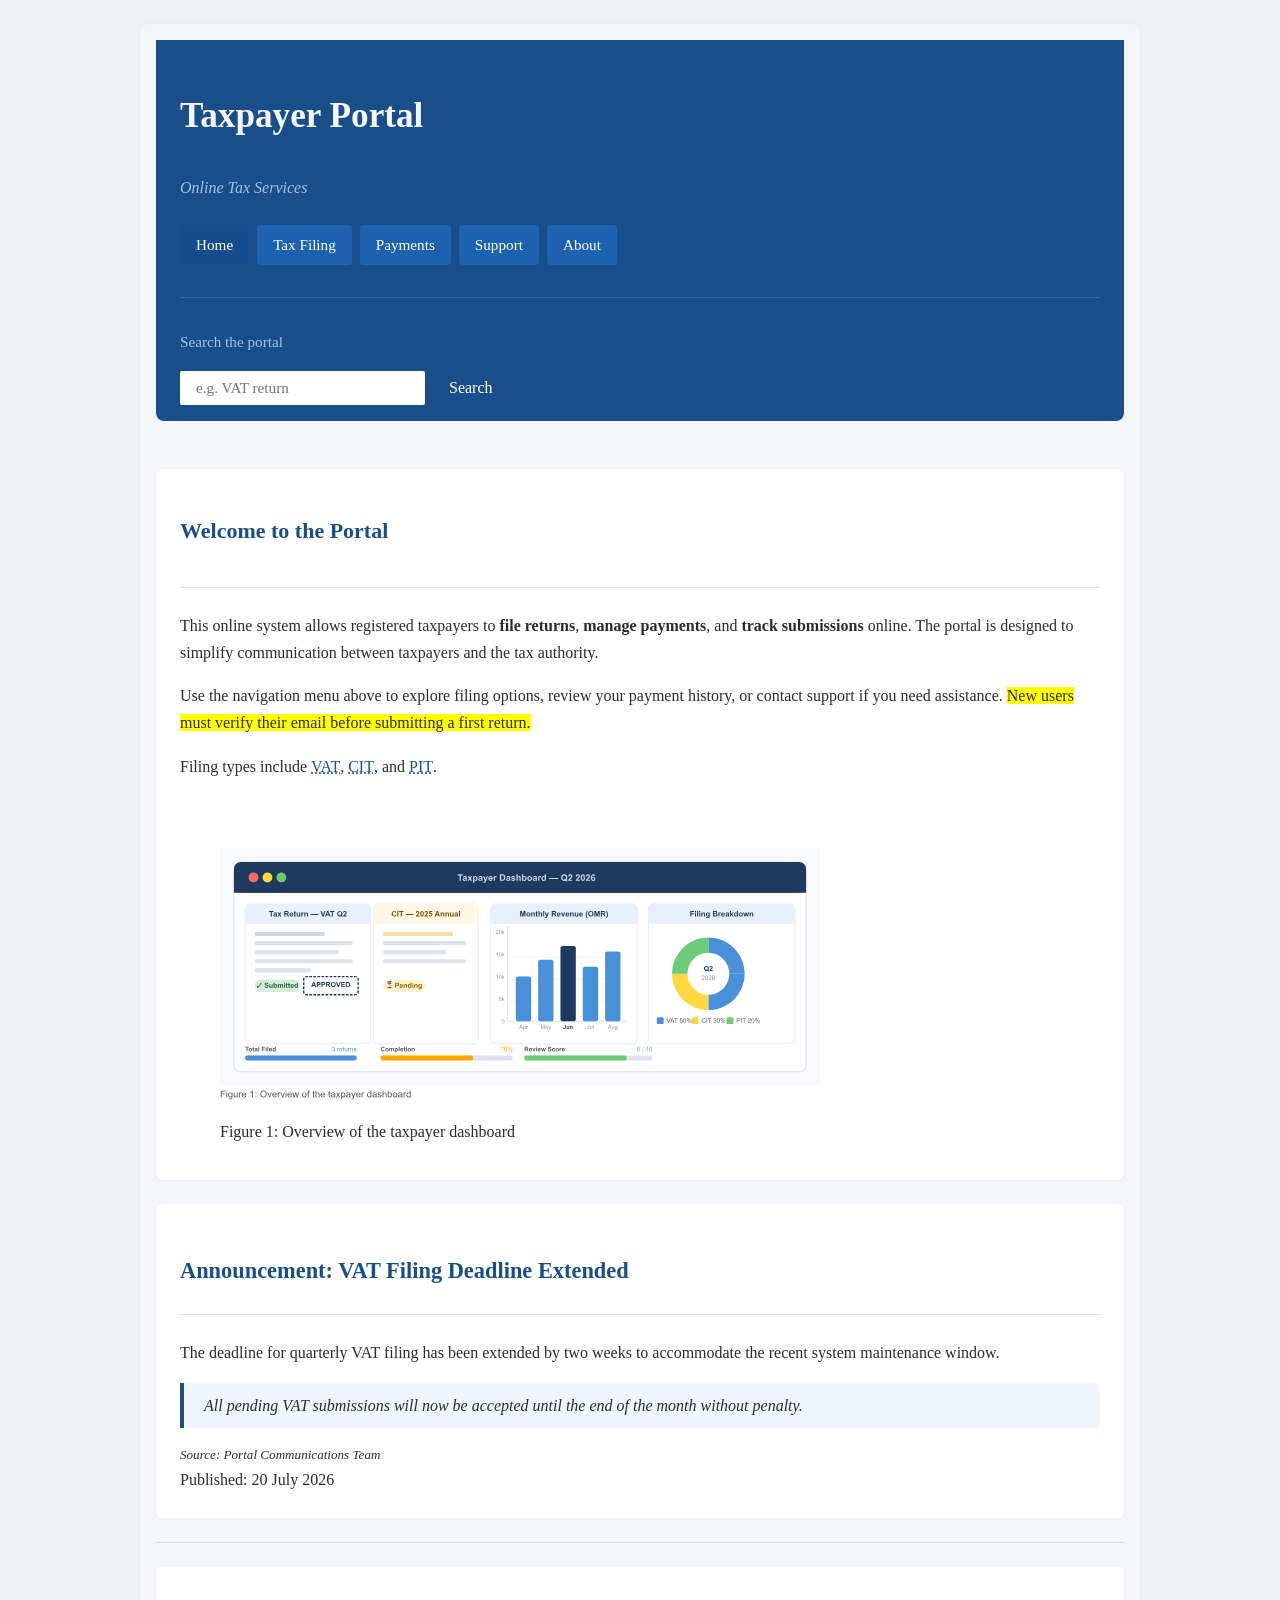
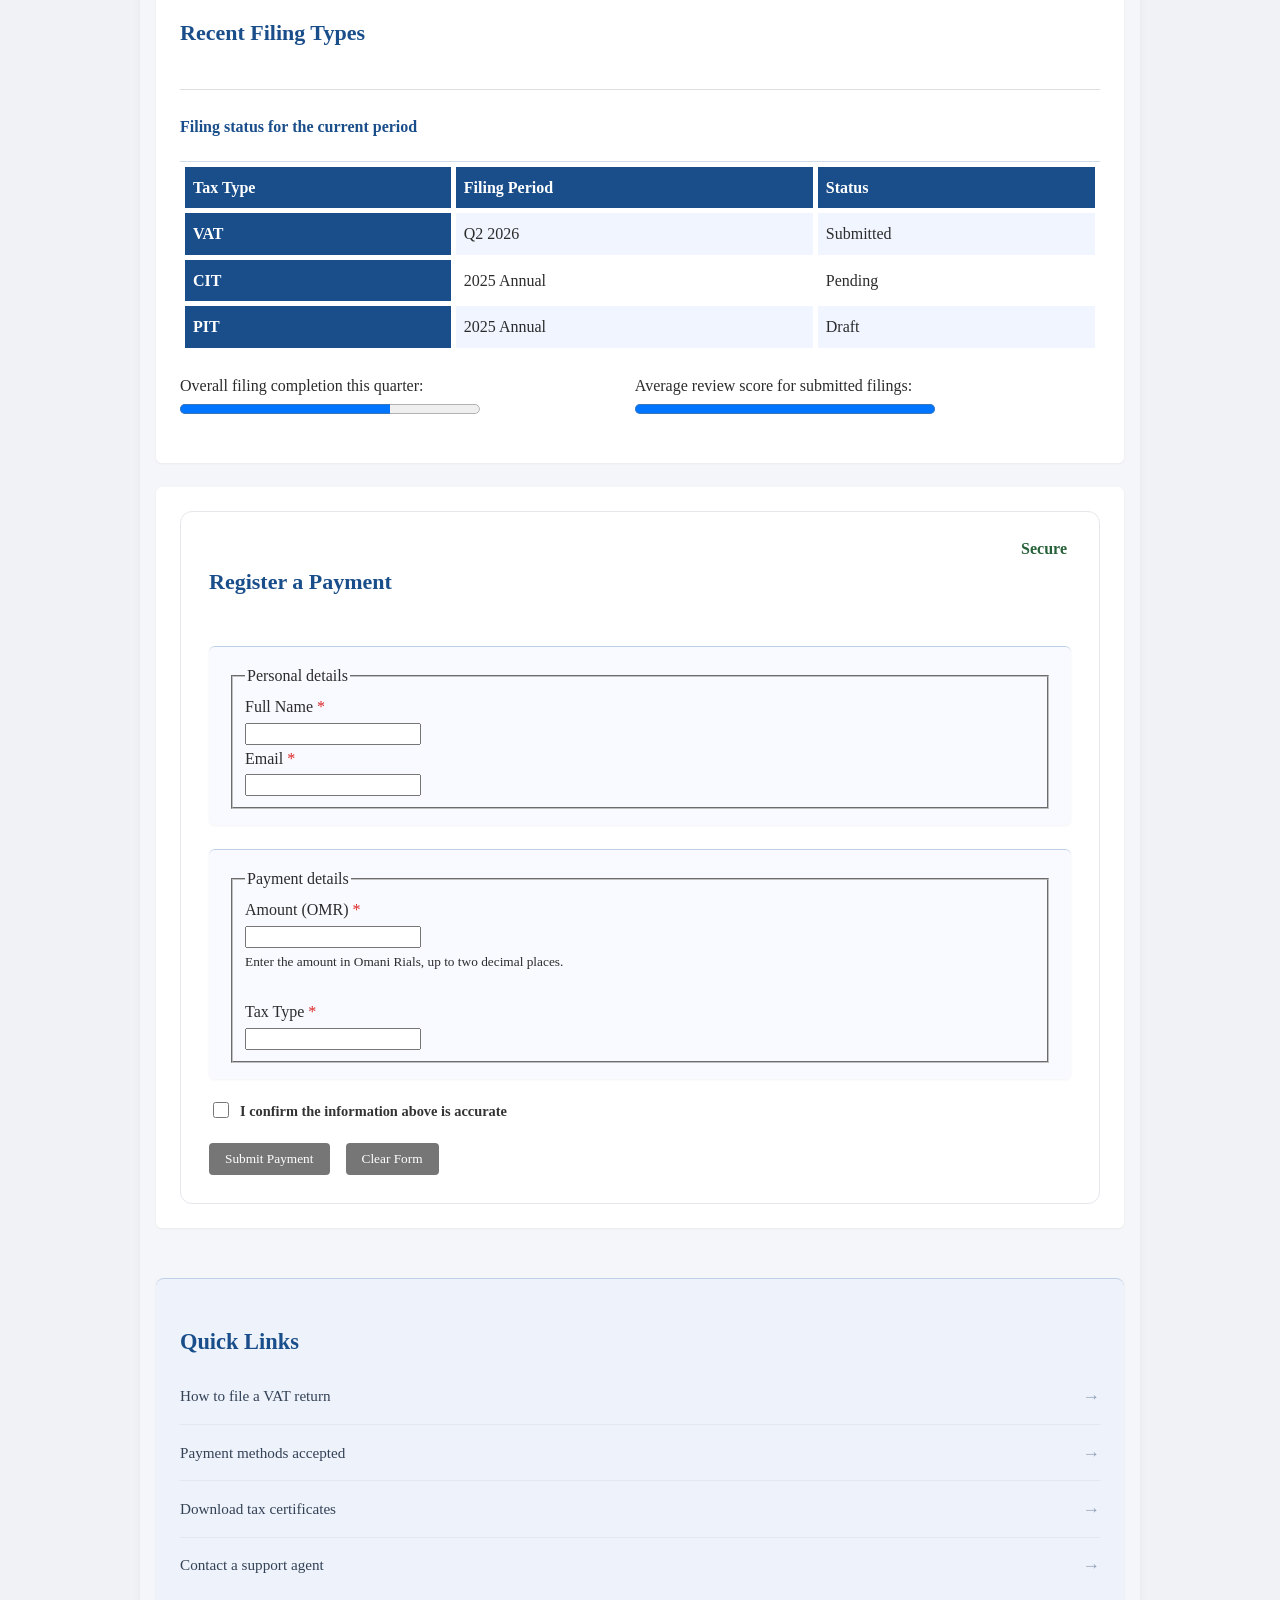
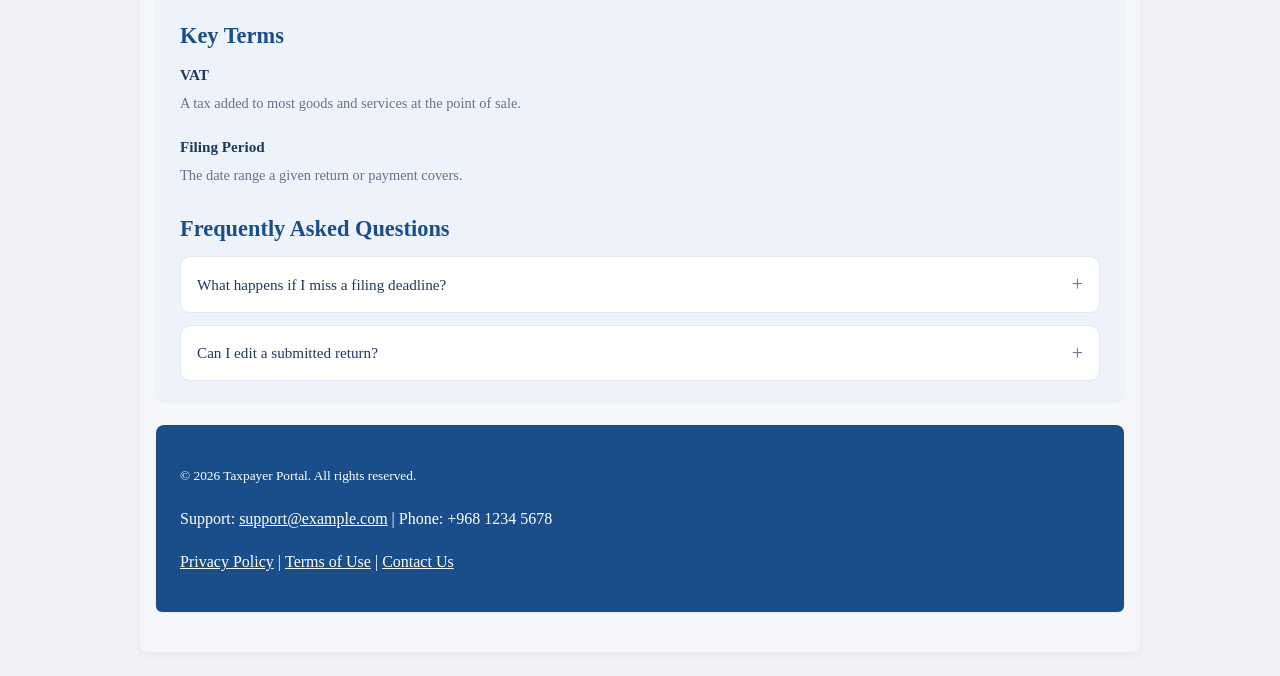
<file: index.html>
<!DOCTYPE html>
<html lang="en">
<head>
  <meta charset="UTF-8">
  <meta name="viewport" content="width=device-width, initial-scale=1.0">
  <title>Taxpayer Portal-Index</title>
  
  <link rel="stylesheet" href="stylesheet.css">
</head>
<body>

  <div class="container">
    <header>
      <h1>Taxpayer Portal</h1>
      <p class="subtitle">Online Tax Services</p>
      
      <nav class="nav-links">
        <a href="#" class="active">Home</a>
        <a href="./tax-forms.html">Tax Filing</a>
        <a href="#">Payments</a>
        <a href="#">Support</a>
        <a href="#">About</a>
      </nav>

      <div class="line"></div>

      <div class="search-box">

        <label for="search">Search the portal</label>

        <div class="search-input-group">
          <input type="text" id="search" placeholder="e.g. VAT return">
          <button>Search</button>
        </div>

      </div>
    </header>

   


    <main class="content-area">
      <section class="portal">
      <h2>Welcome to the Portal</h2>
      <hr>
      <p>
        This online system allows registered taxpayers to
        <strong>file returns</strong>,
        <strong>manage payments</strong>, and 
        <strong>track submissions</strong> online.
        The portal is designed to simplify communication between taxpayers and the tax authority.
      </p>
      
      <p>
        Use the navigation menu above to explore filing options,
        review your payment history, or contact support if you need assistance. 
        <mark>New users must verify their email before submitting a first return.</mark>
      </p>
      
      <p class="f">
        Filing types include 
        <abbr title="Value Added Tax">VAT</abbr>, 
        <abbr title="Corporate Income Tax">CIT</abbr>, and 
        <abbr title="Personal Income Tax">PIT</abbr>.
      </p>
      <br>
      <figure>
        <img src="Figure.svg" alt="Overview of the taxpayer dashboard" width="600">
        <figcaption>Figure 1: Overview of the taxpayer dashboard</figcaption>
      </figure>
       </section>
      
      <section>
      <h3>Announcement: VAT Filing Deadline Extended</h3>
      <hr>
      <div class="d">
        The deadline for quarterly VAT filing has been extended by two
        weeks to accommodate the recent system maintenance window.
      </div>
      
      <blockquote cite="Portal Communications Team" class="q">
        All pending VAT submissions will now be accepted until the end of the month without penalty.
      </blockquote>
      
      <div class="s">Source: <cite>Portal Communications Team</cite></div>
      <div class="p">Published: <time datetime="2026-07-20">20 July 2026</time></div>
      </section>
      <hr>



      <section class="filling-type">
    <h2>Recent Filing Types</h2>
     <hr>
    <h4>Filing status for the current period</h4>
    
    <table class="t" cellpadding="8" cellspacing="5">
        
            <tr>
                <th scope="col">Tax Type</th>
                <th scope="col">Filing Period</th>
                <th scope="col">Status</th>
            </tr>
      
       
            <tr>
                <th scope="row">VAT</th>
                <td>Q2 2026</td>
                <td>Submitted</td>
            </tr>
            <tr>
                <th scope="row">CIT</th>
                <td>2025 Annual</td>
                <td>Pending</td>
            </tr>
            <tr>
                <th scope="row">PIT</th>
                <td>2025 Annual</td>
                <td>Draft</td>
            </tr>
    </table>
<div class="progress-wrapper">
    <label for="completion">
        Overall filing completion this quarter:
    </label>
    <progress id="completion" max="100" value="70">70%</progress>
</div>

<div class="progress-wrapper">
    <label for="score">Average review score for submitted filings: </label>
    <progress id="score" max="100" value="100"></progress>
</div>
</section>




<section class="register-payment">
  <div class="form-card">
    <div class="form-header">

      <h2>Register a Payment</h2>

      <span class="secure-label">Secure</span>
      
    </div>

    <form>
      <!-- Personal details -->
       <section class="v">
      <fieldset class="fieldset-set">
        <legend>Personal details</legend>

        <label for="full-name" class="required">Full Name</label>
<br>
        <input type="text" id="full-name" name="fullName" autocomplete="name" required>
<br>
        <label for="order-email" class="required">Email</label>
<br>
        <input type="email" id="order-email" name="email" autocomplete="email" required>
      </fieldset>
      </section>

      <!-- Payment details -->
       <section class="v">
      <fieldset class="fieldset-set">
        <legend>Payment details</legend>

        <label for="order-amount" class="required">Amount (OMR)</label>
<br>       
        <input type="number" id="order-amount" name="amount" step="0.01" min="0" required>
<br>
        <small class="helper-text">Enter the amount in Omani Rials, up to two decimal places.</small>
<br>
<br>
        <label for="tax-type" class="required">Tax Type</label>
<br>
        <input type="text" id="tax-type" name="taxType" required>
      </fieldset>
      </section>

      <!-- Confirmation -->
      <div class="terms">
        <input type="checkbox" id="order-terms" name="terms" required>
        <label for="order-terms" class="ss">I confirm the information above is accurate</label>
      </div>

      <!-- Buttons -->
      <div class="form-actions">
        <button type="submit" class="submit-t" disabled>Submit Payment</button>
        <button type="reset" class="clear-layout">Clear Form</button>
      </div>

    </form>
  </div>
</section>
<br>
  

<section class="quick">
  <!-- Quick Links -->
  <h3 >Quick Links</h3>

  <ul class="quick-links">
    <li><a href="/vat/how-to-file" class="quick-link">How to file a VAT return</a></li>

    <li><a href="/payment/method" class="quick-link">Payment methods accepted</a></li>

    <li><a href="#" class="quick-link">Download tax certificates</a></li>

    <li><a href="#" class="quick-link">Contact a support agent</a></li>
  </ul>


  <!-- Key Terms -->
  <h3>Key Terms</h3>

  <dl class="key-terms">

    <dt>VAT</dt>
    <dd>A tax added to most goods and services at the point of sale.</dd>

    <dt>Filing Period</dt>
    <dd>The date range a given return or payment covers.</dd>

  </dl>

  <!-- FAQ -->
  <h3 >Frequently Asked Questions</h3>

  <div class="faq-list">

    <div class="faq-card">
      <button class="faq-question">What happens if I miss a filing deadline?</button>
    </div>


    <div class="faq-card">
      <button class="faq-question">Can I edit a submitted return?</button>
    </div>

  </div>
</section>


<section class="foooter">
  
<p ><small>&copy; <time datetime="2026">2026</time> Taxpayer Portal. All rights reserved.</small></p>
    <p >Support: <a href="mailto:support@example.com">support@example.com</a> | Phone: +968 1234 5678</p>
    <p >
        <a href="#">Privacy Policy</a> | 
        <a  href="#">Terms of Use</a> | 
        <a href="#">Contact Us</a>
    </p>
  
</section>
    
    </section>

</body>
</html>
</file>
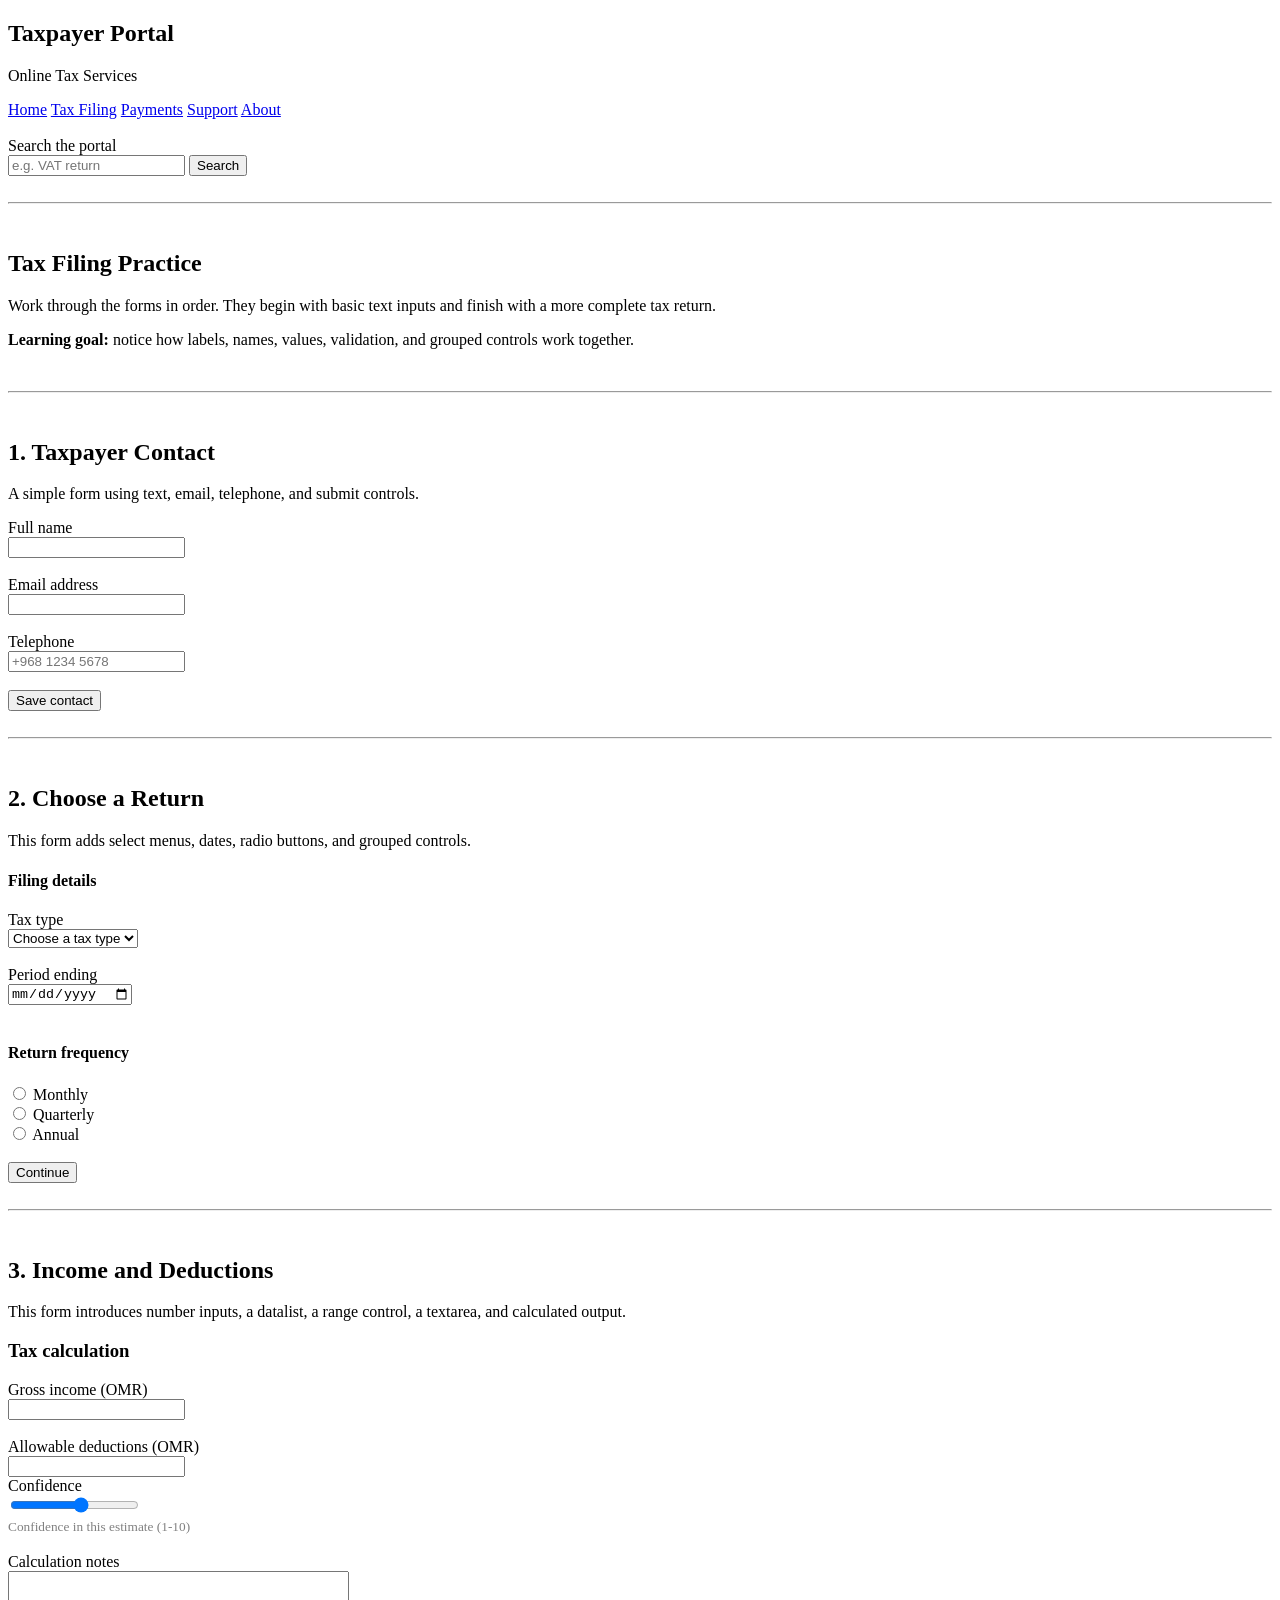
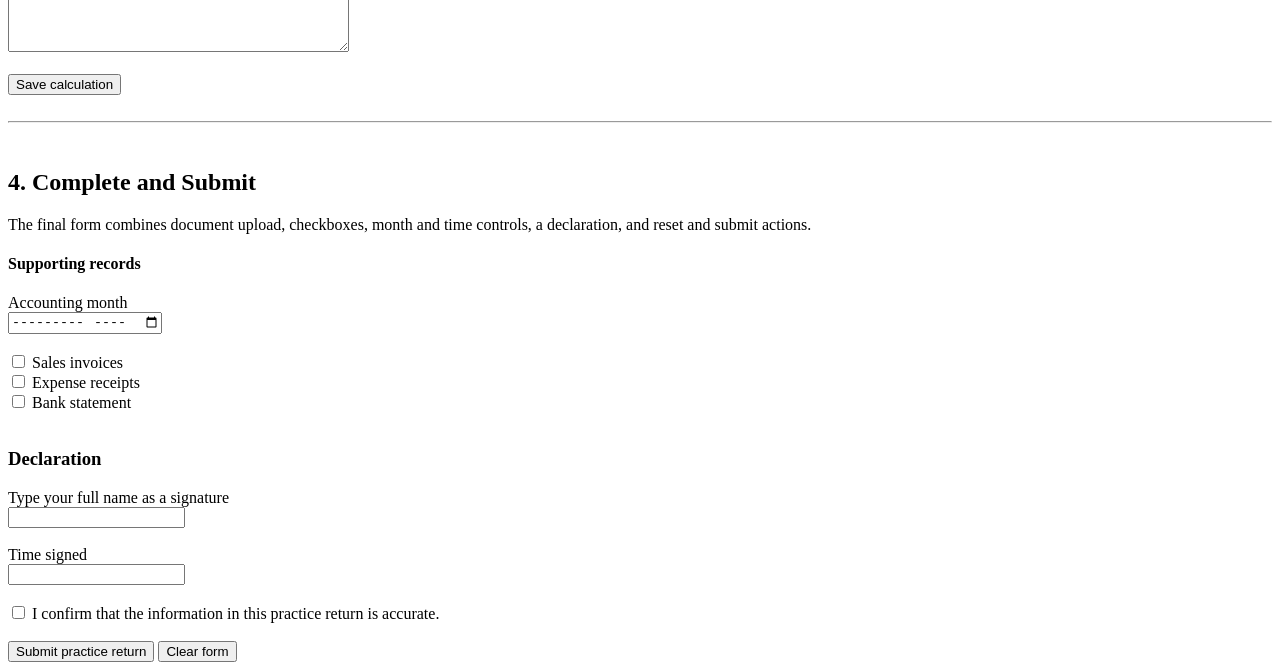
<file: tax-forms.html>
<!DOCTYPE html>
<html lang="en">
<head>
    <meta charset="UTF-8">
    <meta name="viewport" content="width=device-width, initial-scale=1.0">
    <title>Taxpayer Portal</title>
</head>
<body>
    <header>
        <section>
            <h2>Taxpayer Portal</h2>
            <p>Online Tax Services</p>
            <nav>
                <a href="#">Home</a>
                <a href="#">Tax Filing</a>
                <a href="#">Payments</a>
                <a href="#">Support</a>
                <a href="#">About</a>
            </nav>
            <br>
            <form>
                <div>
                    <label for="search">Search the portal</label>
                    <br>
                    <input type="text" id="search" placeholder="e.g. VAT return">
                    <button type="submit">Search</button>
                </div>
            </form>
        </section> 
    </header>
    <br><hr><br>
    <main>
        <section>
            <h2>Tax Filing Practice</h2>
            <p>Work through the forms in order. They begin with basic text inputs and finish with a more complete tax return.</p>
            <p><strong>Learning goal:</strong> notice how labels, names, values, validation, and grouped controls work together.</p>
        </section>
        <br><hr><br>
        <section>
            <h2>1. Taxpayer Contact</h2>
            <p>A simple form using text, email, telephone, and submit controls.</p>
            
            <form>
                <div>
                    <label for="full-name">Full name</label>
                    <br>
                    <input type="text" id="full-name" name="fullName">
                </div>
                <br>
                <div>
                    <label for="email">Email address</label>
                    <br>
                    <input type="email" id="email" name="emailAddress">
                </div>
                <br>
                <div>
                    <label for="telephone">Telephone</label>
                    <br>
                    <input type="tel" id="telephone" name="phone" placeholder="+968 1234 5678">
                </div>
                <br>
                <div>
                    <button type="submit">Save contact</button>
                </div>
            </form>
        </section>
        <br><hr><br>
        <section>
            <h2>2. Choose a Return</h2>
            <p>This form adds select menus, dates, radio buttons, and grouped controls.</p>
            <form>            
                   <h4>Filing details</h4>
                    <div>
                        <label for="tax-type">Tax type</label>
                        <br>
                        <select id="tax-type" name="taxType">
                            <option value="">Choose a tax type</option>
                            <option value="vat">VAT</option>
                            <option value="income">Income Tax</option>
                        </select>
                    </div>
                    <br>
                    <div>
                        <label for="period-ending">Period ending</label>
                        <br>
                        <input type="date" id="period-ending" name="periodEnding">
                    </div>
                <br>
                    <h4>Return frequency</h4>
                    <div>
                        <input type="radio" id="monthly" name="frequency" value="monthly">
                        <label for="monthly">Monthly</label>
                    </div>
                    <div>
                        <input type="radio" id="quarterly" name="frequency" value="quarterly">
                        <label for="quarterly">Quarterly</label>
                    </div>
                    <div>
                        <input type="radio" id="annual" name="frequency" value="annual">
                        <label for="annual">Annual</label>
                    </div>
                <br>
                <div>
                    <button type="submit">Continue</button>
                </div>
            </form>
        </section>
        <br><hr><br>
        <section>
            <h2>3. Income and Deductions</h2>
            <p>This form introduces number inputs, a datalist, a range control, a textarea, and calculated output.</p>      
            <form>
                    <h3>Tax calculation</h3>
                    <div>
                        <label for="gross-income">Gross income (OMR)</label>
                        <br>
                        <input type="number" id="gross-income" name="grossIncome">
                    </div>
                    <br>
                        <label for="allowable-deductions">Allowable deductions (OMR)</label>
                        <br>
                        <input type="number" id="allowable-deductions" name="allowableDeductions">
                    </div>
                <br>
                <div>
                    <label for="confidence">Confidence</label>
                    <br>
                    <input type="range" id="confidence" name="confidence" min="1" max="10">
                    <br>
                    <small style="color: gray;">Confidence in this estimate (1-10)</small>
                </div>
                <br>
                <div>
                    <label for="calculation-notes">Calculation notes</label>
                    <br>
                    <textarea id="calculation-notes" name="calculationNotes" rows="5" cols="40"></textarea>
                </div>
                <br>
                <div>
                    <button type="submit">Save calculation</button>
                </div>
            </form>
        </section>
        <br><hr><br>
        <section>
            <h2>4. Complete and Submit</h2>
            <p>The final form combines document upload, checkboxes, month and time controls, a declaration, and reset and submit actions.</p>   
            <form>
                    <h4>Supporting records</h4>
                    <div>
                        <label for="accounting-month">Accounting month</label>
                        <br>
                        <input type="month" id="accounting-month" name="accountingMonth" >
                    </div>
                    <br>
            <div>
                <!-- <p style="margin: 0 0 5px 0;">Records included:</p> -->
                
                <div>
                    <input type="checkbox" id="sales-invoices" name="records" value="sales_invoices">
                    <label for="sales-invoices">Sales invoices</label>
                </div>
                
                <div>
                    <input type="checkbox" id="expense-receipts" name="records" value="expense_receipts">
                    <label for="expense-receipts">Expense receipts</label>
                </div>
                
                <div>
                    <input type="checkbox" id="bank-statement" name="records" value="bank_statement">
                    <label for="bank-statement">Bank statement</label>
                </div>
            </div>
        <br>
           <h3>Declaration</h3>
            <div>
                <label for="signature-name">Type your full name as a signature</label>
                <br>
                <input type="text" id="signature-name" name="signatureName">
            </div>
            <br>
            <div>
                <label for="time-signed">Time signed</label>
                <br>
                <input type="textarea" id="time-signed" name="timeSigned" >
            </div>
            <br>
             <div>
                <input type="checkbox" id="confirm-accuracy" name="confirmAccuracy" required>
                <label for="confirm-accuracy">I confirm that the information in this practice return is accurate.</label>
            </div>
        <br>
        <div>
                    <button type="submit">Submit practice return</button>
                     <button type="submit">Clear form</button>
                </div>
</file>
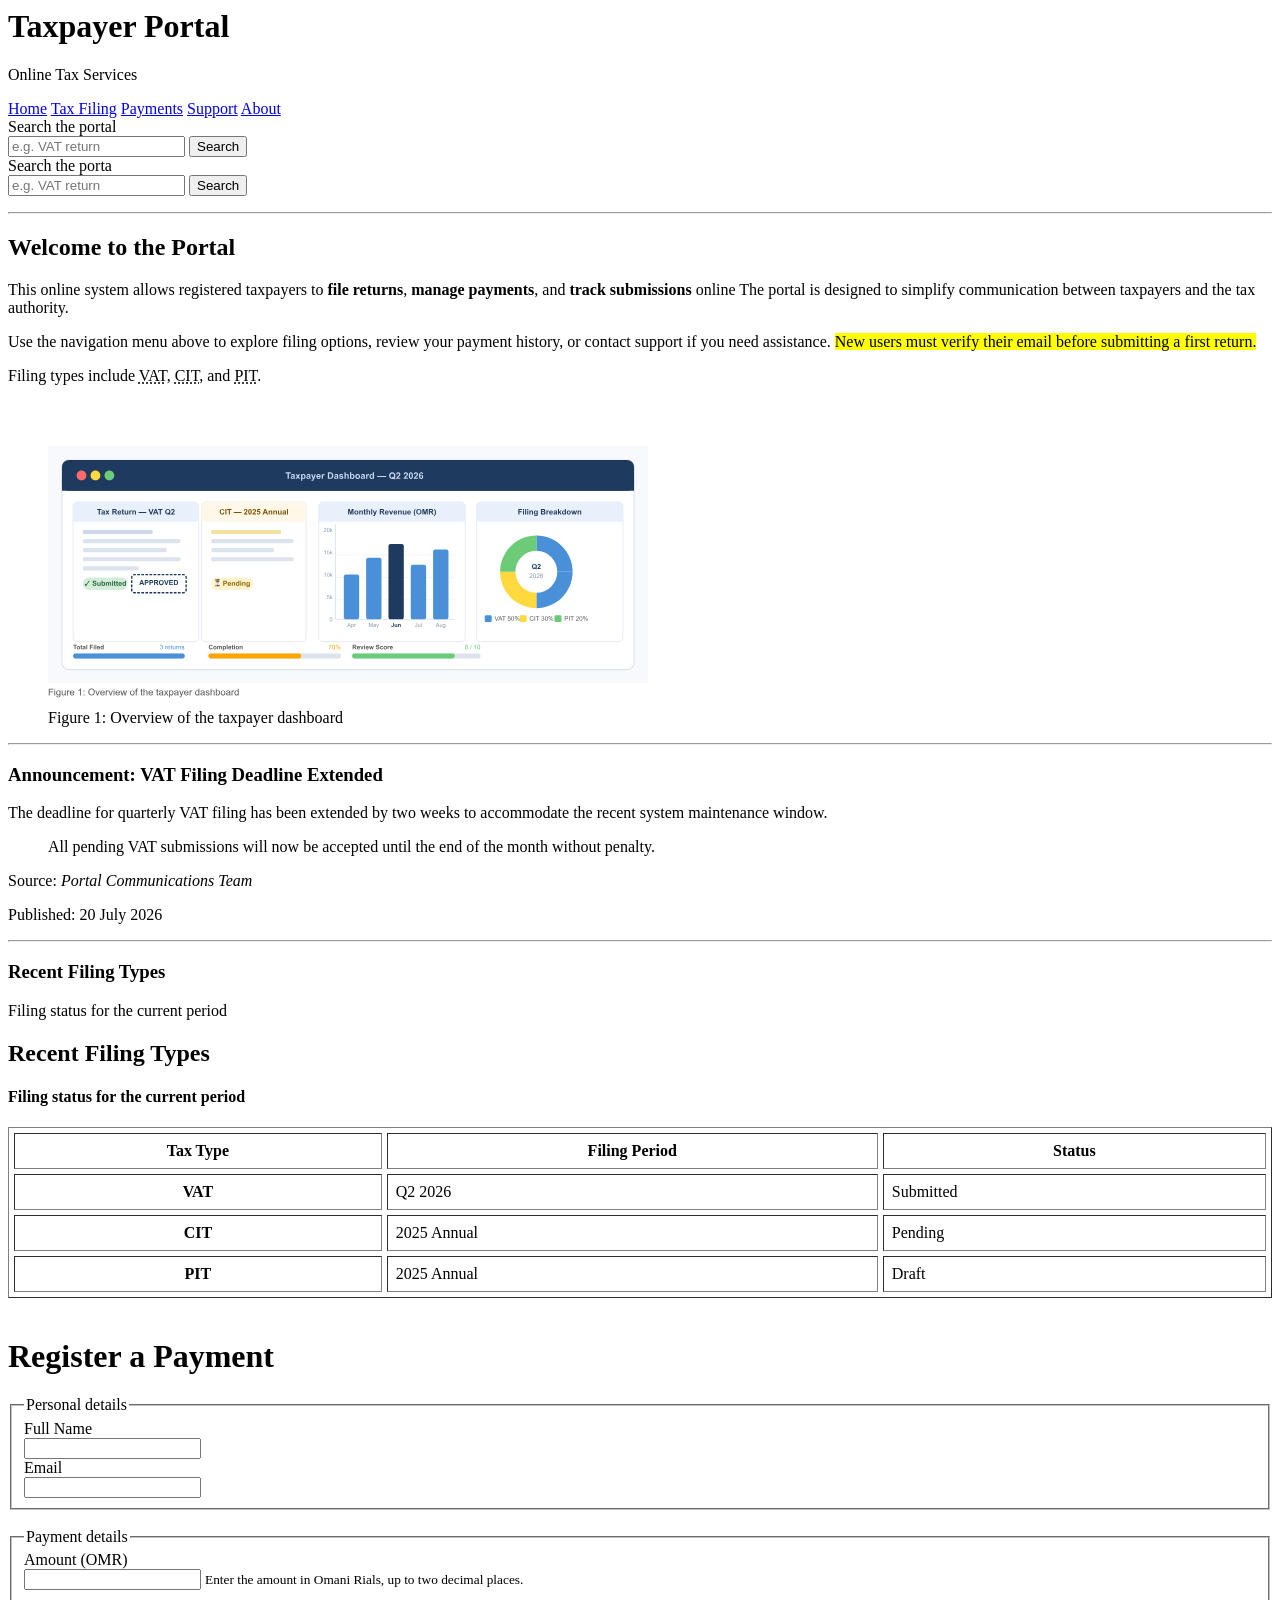
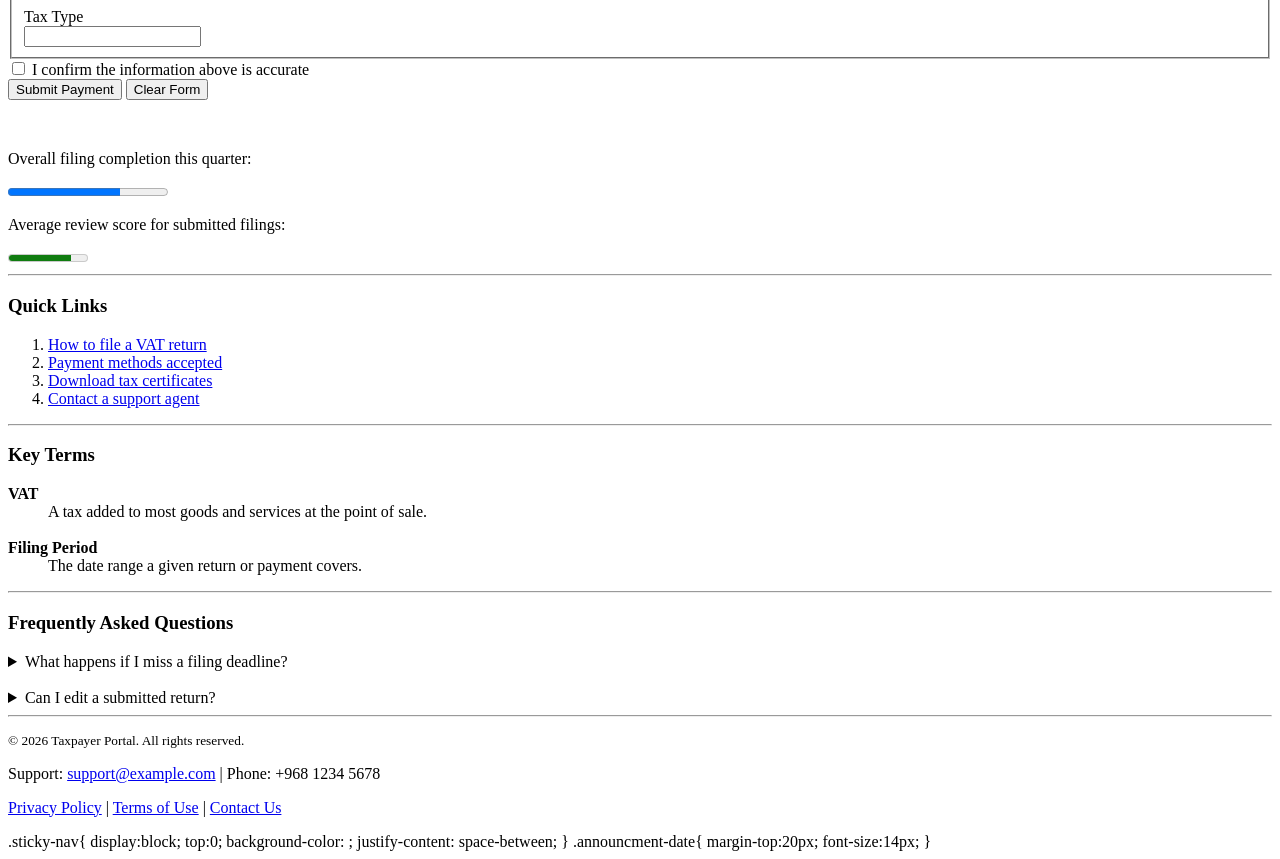
<file: test4.html>
<!-- <!DOCTYPE html>
<html lang="en">

<head>
    <meta charset="UTF-8">
    <title>Index</title>
    <link rel="stylesheet" href="stylesheet.css">
</head> -->


<body>
    <!-- <article class="container">
        <h1></h1>
        <div></div>
    </article> -->
    <!-- <h1>Taxpayer Portal</h1>
    <p>Online Tax Services</p>
    
    <p>
        <nav class:sticky-nav>
        <a href="./home.html">Home</a> | 
        <a href=./tax-forms.html>Tax Filing</a> | 
        <a href="#">Payments</a> | 
        <a href="#">Support</a> | 
        <a href="#">About</a>
    </p>

    <p>Search the portal</p>
    <input type="text" placeholder="e.g. VAT return">
    <button>Search</button> -->
     <div class="container">
        
        <!-- [خانة 1]: الهيدر والقائمة العلوية -->
        <header >
            <h1 >Taxpayer Portal</h1>
            <p class="subtitle">Online Tax Services</p>
            <nav class="nav-links">
                <a href="#" class="active">Home</a>
                <a href="#">Tax Filing</a>
                <a href="#">Payments</a>
                <a href="#">Support</a>
                <a href="#">About</a>
            </nav>

            <div class="line"></div>

            <div class="search-box">
                <label for="search">Search the portal</label>
                <div class="search-input-group">
                    <input type="text" id="search" placeholder="e.g. VAT return">
                    <button>Search</button>
                </div>
            </div>
        </header>




        <form class="search-form">
            <label for="search-label">Search the porta</label>
<div>
    <input type="text" id="search" placeholder="e.g. VAT return" required>
    <button type ="submit" class="search-btn">Search</button>
</div>
        </form>
    <hr>






    <h2>Welcome to the Portal</h2>
    <p>
        This online system allows registered taxpayers to
         <strong>file returns</strong>,
         <strong>manage payments</strong>, and 
         <strong>track submissions</strong> online
          The portal is designed to simplify
           communication between taxpayers and the tax authority.
    </p>
    
    <p>
        Use the navigation menu above to explore filing options,
         review your payment history, or contact support if you need assistance. 
        <mark>New users must verify their email before submitting a first return.</mark>
    </p>
    
    <p>
        Filing types include 
        <abbr title="Value Added Tax">VAT</abbr>, 
        <abbr title="Corporate Income Tax">CIT</abbr>, and 
        <abbr title="Personal Income Tax">PIT</abbr>.
    </p>

    <br>

    <figure>
        <img src="Figure.svg" alt="Picture" width="600">
        <figcaption>Figure 1: Overview of the taxpayer dashboard</figcaption>
    </figure>

    <hr>

    <h3>Announcement: VAT Filing Deadline Extended</h3>
    <p>
        The deadline for quarterly VAT filing has been extended by two
         weeks to accommodate the recent system maintenance window.
    </p>
    

    <blockquote cite="Portal Communications Team">
        All pending VAT submissions will now be accepted until the end of the month without penalty.
    </blockquote>
    
    <p>Source: <cite>Portal Communications Team</cite></p>
    <p>Published: <time datetime="2026-07-20">20 July 2026</time></p>

    <hr>

    <h3>Recent Filing Types</h3>
    <p>Filing status for the current period</p>
    
   
<section class="filling-type">
    <h2>Recent Filing Types</h2>
    <h4>Filing status for the current period</h4>
    
    <table border="1" cellpadding="8" cellspacing="5" width="100%">
        <thead>
            <tr>
                <th scope="col">Tax Type</th>
                <th scope="col">Filing Period</th>
                <th scope="col">Status</th>
            </tr>
        </thead>
        <tbody>
            <tr>
                <th scope="row">VAT</th>
                <td>Q2 2026</td>
                <td>Submitted</td>
            </tr>
            <tr>
                <th scope="row">CIT</th>
                <td>2025 Annual</td>
                <td>Pending</td>
            </tr>
            <tr>
                <th scope="row">PIT</th>
                <td>2025 Annual</td>
                <td>Draft</td>
            </tr>
        </tbody>
    </table>
</section>
<br>

<h1>Register a Payment</h1>
<form action="/orders" method="POST">

  <fieldset>
    <legend>Personal details</legend>

    <label for="full-name">Full Name</label>
    <br>
    <input type="text" id="full-name" name="fullName" autocomplete="name" required>
<br>

    <label for="order-email">Email</label>
    <br>
    <input type="email" id="order-email" name="email" autocomplete="email" required>
    
  </fieldset>
<br>
  <fieldset>

    <legend>Payment details</legend>

    <label for="order-amount">Amount (OMR)</label>
    <br>
    <input type="number" id="order-amount" name="amount" step="0.01" min="0" required>
    
    <small>Enter the amount in Omani Rials, up to two decimal places.</small>
<br>
<br>
    <label for="tax-type">Tax Type</label>
    <br>
    <input type="text" id="tax-type" name="taxType" required>
<br>
  </fieldset>

  <input type="checkbox" id="order-terms" name="terms" required>
  <label for="order-terms">I confirm the information above is accurate</label>
<br>
  <button type="submit">Submit Payment</button>
  <button type="reset">Clear Form</button>

</form>

<br>

    <p>Overall filing completion this quarter:</p>
    <progress value="70" max="100"></progress>
    
    <p>Average review score for submitted filings:</p>
    <meter value="8" min="0" max="10"></meter>

    <hr>

    <h3>Quick Links</h3>
    <ol>
        <li><a href="#">How to file a VAT return</a></li>
        <li><a href="#">Payment methods accepted</a></li>
        <li><a href="#">Download tax certificates</a></li>
        <li><a href="#">Contact a support agent</a></li>
    </ol>

    <hr>

    <h3>Key Terms</h3>

    <dl>
        <dt><strong>VAT</strong></dt>
        <dd>A tax added to most goods and services at the point of sale.</dd>

        <br>

        <dt><strong>Filing Period</strong></dt>
        <dd>The date range a given return or payment covers.</dd>
    </dl>

    <hr>

    <h3>Frequently Asked Questions</h3>

    <details>
        <summary>What happens if I miss a filing deadline?</summary>
        <p>Late submissions may be subject</p>
    </details>

    <br>

    <details>
        <summary>Can I edit a submitted return?</summary>
        <p>Yes, you can </p>
    </details>

    <hr>

    <p><small>&copy; <time datetime="2026">2026</time> Taxpayer Portal. All rights reserved.</small></p>
    <p>Support: <a href="mailto:support@example.com">support@example.com</a> | Phone: +968 1234 5678</p>
    <p>
        <a href="#">Privacy Policy</a> | 
        <a href="#">Terms of Use</a> | 
        <a href="#">Contact Us</a>
    </p>

</body>
</html>

.sticky-nav{
    display:block;
    top:0;
    background-color: ;
    justify-content: space-between;
}
.announcment-date{
    margin-top:20px;
    font-size:14px;
}
</file>
<file: stylesheet.css>
@import url('https://fonts.googleapis.com/css2?family=Bonbon&display=swap');

*{
    font-family:  Georgia, 'Times New Roman ',Times , serif;
    /* "Roboto" ,sans-serif; */
    color: #2C2C2C;
    box-sizing: border-box;
}

body {
  font-family: "Roboto" ,sans-serif;
  background-color: #f0f2f5;
  color: var(--text-dark);
  line-height: 1.6;
  padding: var(--space-md);
}

section{
  background-color: #ffffff;
   border: 1px solid #dcdcdc;
   border-radius: 6px; 
   padding: 24px;
  box-shadow: 0 1px 3px rgba(0,0,0,0.05);
}
.portal{
  width: 900;
height: 673.2169799804688;
opacity: 1;
padding-top: 20px;
padding-right: 24px;
padding-bottom: 20px;
padding-left: 24px;
border-radius: 8px;
border-width: 1px;
}
p{
  font-family: Georgia;
font-weight: 400;
font-style: Regular;
font-size: 16px;
line-height: 27.2px;
letter-spacing: 0px;


}
.f{
  font-family: Georgia;
font-weight: 400;
font-style: Regular;
font-size: 16px;
line-height: 27.2px;
letter-spacing: 0px;

}
abbr{
 
  text-decoration: underline dotted #1a529b; 
  cursor: help; 
  font-weight: 500; 
 color: #1a529b;

}
.container {
  max-width: 1000px;
  margin: 0 auto;
  background-color: var(--bg-light);
  padding: var(--space-md);
  border-radius: 8px;
  box-shadow: 0 2px 8px rgba(0,0,0,0.05);
  background: #F4F6F9;

}

header {
background-color: var(--bg-blue);
color: var(--text-white);
padding: var(--space-xl);
background-color: #1A4E8A;
margin: 0;
display: flex;
flex-direction: column;
width: 900;
height: 320.4765625;
opacity: 1;
padding-top: 24px;
padding-right: 24px;
padding-bottom: 16px;
padding-left: 24px;
border-bottom-right-radius: 8px;
border-bottom-left-radius: 8px;
  /* border-radius: 4px; */
  /* gap: 50px;
  align-items: flex-start;
  justify-content: center;
  height: 300px;
  flex-grow:1px;   كيف احطه في اول ايلمنت و منتصف ايلمنت 
  flex-wrap: wrap; */
  
}
/* .header nav{ */
  /* gap: 50px;
  align-items: flex-start;
  justify-content: center;
  height: 300px;
  flex-wrap: wrap;
  flex-direction: column; */
/* } */

header h1 {
  font-size: 2.2rem;
  font-weight: 700;
  font-family: Georgia, serif; 
  margin-bottom: var(--space-sm);
  color: #F4F6F9;
}
h1{
  width: 850;
height: 47;
padding-bottom: 6px;
opacity: 1;
border-bottom-width: 2px;
border-bottom: 2px solid #D0DCE8
background-color#F4F6F9;
}

header .subtitle {
  color: var(--text-light);
  font-style: italic;
  font-size: 1rem;
  margin-bottom: var(--space-lg);
}

.nav-links {
  display: flex;
  gap: var(--space-sm);
  flex-wrap: wrap;
  margin-bottom: var(--space-xl); 
}

.nav-links a {
  background-color: var(--btn-blue);
  color: var(--text-white);
  text-decoration: none;
  padding: var(--space-sm) var(--space-md);
  border-radius: 4px;
  font-size: 0.95rem;
  transition: background-color 0.2s ease;
}

.nav-links a.active {
  background-color: var(--btn-active);
}

.line {
  height: 1px;
  background-color: var(--line-color);
  width: 100%;
  margin-bottom: var(--space-xl); 
}
h3{
  font-family: Georgia;
font-weight: 700;
font-style: Bold;
font-size: 22.4px;
line-height: 38.08px;
letter-spacing: 0px;
color: #1A4E8A;
}
.d{
  font-family: Georgia;
font-weight: 400;
font-style: Regular;
font-size: 16px;

line-height: 27.2px;
letter-spacing: 0px;
color: #2C2C2C;
}
.q{
  width: 850;
height: 80;
opacity: 1;
padding-top: 10px;
padding-right: 20px;
padding-bottom: 10px;
padding-left: 20px;
border-left-width: 4px;
border-top-right-radius: 6px;
border-bottom-right-radius: 6px;
background: #F0F5FF;
border-left: 4px solid #1A4E8A
}
.s{
  width: 224;
height: 23;
opacity: 1;
font-family: Georgia;
font-weight: 400;
font-style: Regular;
font-size: 13.12px;
line-height: 22.3px;
letter-spacing: 0px;
font-style: Italic;
}
.p{
  font-family: Georgia;
font-weight: 400;
font-style: Regular;
font-size: 16px;
line-height: 27.2px;
letter-spacing: 0px;

}

.search-box {
  display: flex;
  flex-direction: column;
  gap: var(--space-md);
}

.search-box label {
  color: var(--text-light);
  font-size: 0.95rem;
}

.search-input-group {
  display: flex;
  align-items: center;
  gap: var(--space-md);
}

.search-input-group input {
  width: 100%;
  max-width: 245px;
  padding: var(--space-sm) var(--space-md);
  border: none;
  border-radius: 2px;
  font-size: 0.95rem;
  color: #333;
}

.search-input-group button {
  background: none;
  border: none;
  color: var(--text-white);
  font-size: 1rem;
  cursor: pointer;
  padding: var(--space-xs) var(--space-sm);
  transition: opacity 0.2s ease;
}

.content-area {
  padding: var(--space-lg) 0;
}
h2, h4{
  color: #1A4E8A;
  

}
h2, h3 {
  margin-top: var(--space-lg);
  margin-bottom: var(--space-sm);
}

p {
  margin-bottom: var(--space-md);
}

hr {
  border: 0;
  height: 1px;
  background-color: var(--border-color);
  margin: var(--space-lg) 0;
}

blockquote {
  border-left: 4px solid var(--bg-blue);
  padding: var(--space-sm) var(--space-md);
  background-color: var(--zebra-bg);
  font-style: italic;
  margin: var(--space-md) 0;
}
.t{
  width: 850;
height: 213.8515625;
opacity: 1;
width: 264.5390625;
height: 44.84375;
opacity: 1;
border-width: 1px;
top: 168.51px;
left: 584.96px;
border-top: 1px solid #D0DCE8
}

.filling-type table{
width:100% ;
}
.filling-type th{
background-color: #1A4E8A;
color:#FFF;
text-align: left;
}
.filling-type td{
border:1px soild #D0DCF8;
}
.filling-type tr:nth-child(even){
    background-color: #F0F5FF;
}
/* العمود الأول أزرق غامق */
.filings-table td.tax-type {
  background-color: #1A4E8A;
  color: white;
  font-weight: 500;
}

.progress-wrapper {
    display: inline-block;
    margin-top: 20px;
    width: 49%;
}

section{
background-color: white;
border:1px;
padding:24px;
margin-top: 24px;
}
section h2 {
    color: #1A4E8A;
    font-size: 22px;
    border-bottom: 2px soild #D0DCE8;
    padding-bottom:15px;
}

.v{
  width: 846;
height: 213;
opacity: 1;
padding-top: 16px;
padding-right: 20px;
padding-bottom: 16px;
padding-left: 20px;
border-radius: 6px;
border-width: 1px;
background: #F8FAFF;
border-top: 1px solid #C0D0E8;
}
.form-card {
  position: relative;
  background: var(--color-surface, #fff);
  border: 1px solid var(--color-border, #e5e7eb);
  border-radius: 12px;
  padding: 1.75rem;

}

.form-header {
  display: flex;
  justify-content: space-between;
  align-items: center;
  margin-bottom: 1.5rem;
}
.secure-label{
position: absolute;
top: 1.25rem;
right: 1.25rem;
color: #276139;
/* padding: 8px 16px; */
padding: 0.25rem 0.75rem;
font-weight: 600;
border-radius: 999px;
/* 16px */
}
label.required::after {
  content: " *";
  color: var(--color-danger, #dc2626);
}
.register-payment:hover .secure-label{
background-color: #cbf9d6;
}
.register-payment:hover::after{
  background-color: #a1ecb3;
}
.ss{
  width: 326;
height: 25;
opacity: 1;
top: -23.02px;
left: 25px;
font-family: Georgia;
font-weight: 700;
font-style: Bold;
font-size: 14.4px;
line-height: 24.48px;
letter-spacing: 0px;
color: #333333;

}


.submit-t{
  color: #FFFFFF;;
border:1px soild black;
background: #767676;
padding: 8px 16px;
}
.submit-t:hover{
  background-color: #050f78;
}



.clear-layout{
  color: #FFFFFF;;
border:1px soild black;
background: #767676;
padding: 8px 16px;
}
.clear-layout:hover{
  background-color: #050f78;
}



button{
color: #FFFFFF;;
top: 10px;
left: 24px;
border:1px soild black;
background: #767676;
padding: 8px 16px;
}

input:focus,
input:focus-visible {
  outline: none;
  border-color: var(--color-primary, #3b82f6);
  box-shadow: 0 0 0 3px rgba(59, 130, 246, 0.2);
}


/* ===== Checkbox ===== */
.terms {
  display: flex;
  align-items: flex-start;
  gap: 0.5rem;
  margin: 1.25rem 0;
}

.terms input[type="checkbox"] {
  margin-top: 0.2rem;
  width: 1rem;
  height: 1rem;
  accent-color: var(--color-primary, #3b82f6);
}

.terms input[type="checkbox"]:checked {
  accent-color: var(--color-primary, #3b82f6);
}

/* ===== Buttons ===== */
.form-actions {
  display: flex;
  gap: 0.75rem;
  margin-top: 0.5rem;
}

/* ===== Sidebar Card ===== */
/* .sidebar-card {
  background: var(--color-surface-alt, #f8fafc);
  border: 1px solid var(--color-border, #e2e8f0);
  border-radius: 12px;
  padding: 1.5rem;
  max-width: 420px;
} */

.quick{
width: 900;
height: 628.1826171875;
opacity: 1;
padding-top: 20px;
padding-right: 24px;
padding-bottom: 20px;
padding-left: 24px;
border-radius: 8px;
border-width: 1px;
background: #EEF3FB;
border-top: 1px solid #C0D0E8
}

/* ===== Section Titles ===== */
.section-title {
  margin: 0 0 1rem;
  font-size: 1.1rem;
  font-weight: 600;
  color: var(--color-primary, #1e3a5f);
}

.section-title + .section-title,
.key-terms + .section-title,
.quick-links + .section-title {
  margin-top: 1.75rem;
}

/* ===== Quick Links ===== */
.quick-links {
  list-style: none;
  padding: 0;
  margin: 0 0 0.5rem;
}

.quick-links li {
  border-bottom: 1px solid var(--color-border, #e2e8f0);
}

.quick-links li:last-child {
  border-bottom: none;
}

.quick-link {
  display: flex;
  justify-content: space-between;
  align-items: center;
  padding: 0.85rem 0;
  color: var(--color-text, #334155);
  text-decoration: none;
  font-size: 0.95rem;
  transition: color 0.15s;
}

.quick-link::after {
  content: "→";
  color: var(--color-text-muted, #94a3b8);
  font-size: 1.1rem;
  transition: transform 0.15s, color 0.15s;
}

.quick-link:hover {
  color: var(--color-primary, #1e40af);
}

.quick-link:hover::after {
  color: var(--color-primary, #1e40af);
  transform: translateX(4px);
}

/* ===== Key Terms ===== */
.key-terms {
  margin: 0;
}

.key-terms dt {
  font-weight: 600;
  color: var(--color-primary, #1e3a5f);
  margin-top: 1.25rem;
  font-size: 0.95rem;
}

.key-terms dt:first-child {
  margin-top: 0;
}

.key-terms dd {
  margin: 0.35rem 0 0;          /* مسافة بسيطة بين العنوان والوصف */
  color: var(--color-text-muted, #64748b);
  font-size: 0.9rem;
  line-height: 1.5;
}

/* ===== FAQ Cards ===== */
.faq-list {
  display: flex;
  flex-direction: column;
  gap: 0.75rem;
}

.faq-card {
  position: relative;
  background: var(--color-surface, #ffffff);
  border: 1px solid var(--color-border, #e2e8f0);
  border-radius: 10px;
  padding: 0.9rem 2.75rem 0.9rem 1rem;
  transition: background 0.15s, box-shadow 0.15s;
  cursor: pointer;
}

.faq-card::after {
  content: "+";
  position: absolute;
  right: 1rem;
  top: 50%;
  transform: translateY(-50%);
  font-size: 1.25rem;
  font-weight: 400;
  color: var(--color-text-muted, #64748b);
  line-height: 1;
}

.faq-card:hover {
  background: var(--color-surface-hover, #f1f5f9);
  box-shadow: 0 2px 6px rgba(0, 0, 0, 0.04);
}

.faq-question {
  background: none;
  border: none;
  padding: 0;
  margin: 0;
  font-size: 0.95rem;
  font-weight: 500;
  color: var(--color-primary, #1e3a5f);
  text-align: left;
  cursor: pointer;
  width: 100%;
}

.foooter{
width: 900;
height: 143.4765625;
opacity: 1;
padding-top: 20px;
padding-right: 24px;
padding-bottom: 20px;
padding-left: 24px;
border-top-left-radius: 8px;
border-top-right-radius: 8px;
background: #1A4E8A;
color: #dcdcdc;
}

.foooter * {
  color: white;
}


/* توزيع عناصر التاكس بداخل الصندوق الأزرق بمسافات متطابقة مع أسطر الجدول */
.tax-item {
  padding: 14px 16px;
  font-weight: bold;
  border-bottom: 1px solid rgba(255, 255, 255, 0.1); /* فواصل خفيفة جداً اختيارية */
}

.tax-item:last-child {
  border-bottom: none;
}


.data-table {
  width: 100%;
  border-collapse: collapse;
  margin: var(--space-md) 0;
}

.data-table th, .data-table td {
  border: 1px solid var(--border-color);
  padding: var(--space-sm) var(--space-md);
  text-align: left;
}

.data-table thead {
  background-color: #f1f5f9;
}

.data-table tbody tr:nth-child(even) {
  background-color: var(--zebra-bg);
}


.payment-form fieldset {
  border: 1px solid var(--border-color);
  padding: var(--space-md);
  margin-bottom: var(--space-md);
  border-radius: 4px;
}

.payment-form legend {
  font-weight: bold;
  padding: 0 var(--space-sm);
}

.payment-form label {
  display: block;
  margin-top: var(--space-sm);
  font-weight: 500;
}

.payment-form input[type="text"],
.payment-form input[type="email"],
.payment-form input[type="number"] {
  width: 100%;
  max-width: 400px;
  padding: var(--space-sm);
  margin-top: var(--space-xs);
  border: 1px solid var(--border-color);
  border-radius: 4px;
}

.form-hint {
  display: block;
  color: #666;
  font-size: 0.85rem;
  margin-top: var(--space-xs);
}

.checkbox-group {
  margin: var(--space-md) 0;
  display: flex;
  align-items: center;
  gap: var(--space-sm);
}

.form-actions {
  display: flex;
  gap: var(--space-md);
}

.form-actions button {
  padding: var(--space-sm) var(--space-md);
  border: none;
  border-radius: 4px;
  cursor: pointer;
  font-weight: 500;
}

.btn-submit {
  background-color: var(--bg-blue);
  color: var(--text-white);
}

.btn-reset {
  background-color: #e2e8f0;
  color: var(--text-dark);
}


progress, meter {
  width: 100%;
  max-width: 300px;
  height: 20px;
  margin-bottom: var(--space-md);
}


.links-list, .terms-list {
  padding-left: var(--space-xl);
  margin-bottom: var(--space-md);
}

.faq-item {
  background-color: var(--zebra-bg);
  padding: var(--space-sm);
  border-radius: 4px;
  margin-bottom: var(--space-sm);
}

.faq-item summary {
  cursor: pointer;
  font-weight: bold;
}

footer {
  text-align: center;
  padding-top: var(--space-lg);
  border-top: 1px solid var(--border-color);
  font-size: 0.9rem;
  color: #666;
}

.footer-links {
  margin-top: var(--space-xs);
  display: flex;
  justify-content: center;
  gap: var(--space-md);
}

.nav-links a:hover, .btn-submit:hover {
  background-color: var(--btn-active);
}

.search-input-group button:hover, footer a:hover {
  text-decoration: underline;
}

.nav-links a:focus-visible,
.search-input-group input:focus,
.search-input-group button:focus-visible {
  outline: 2px solid var(--text-white);
  outline-offset: 2px;
}

:root {
  --bg-blue: #164e8d;         
  --btn-blue: #1d61b1;        
  --btn-active: #154c8b;      
  --line-color: rgba(255, 255, 255, 0.15); 
  --text-white: #ffffff;
  --text-light: #a3c2e6;      
  --text-dark: #333333;
  --bg-light: #ffffff;
  --border-color: #dddddd;
  --zebra-bg: #f9f9f9;       
  --space-xs: 4px;
  --space-sm: 8px;
  --space-md: 16px;
  --space-lg: 24px;
  --space-xl: 32px;
}
</file>
